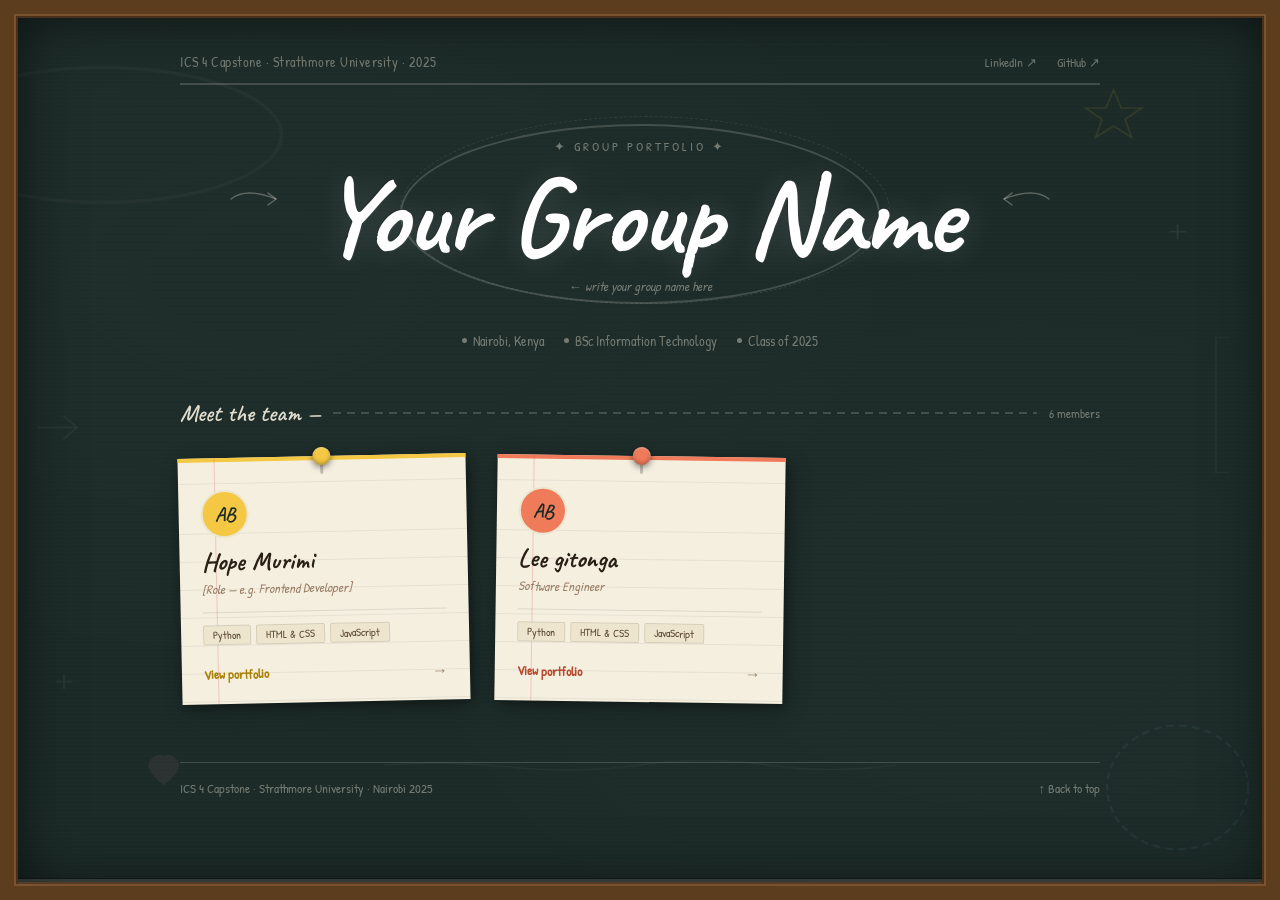
<file: index.html>
<!DOCTYPE html>
<html lang="en">
<head>
  <meta charset="UTF-8">
  <meta name="viewport" content="width=device-width, initial-scale=1.0">
  <title>ICS 4 Capstone 2025 — Group Portfolio</title>
  <link rel="preconnect" href="https://fonts.googleapis.com">
  <link rel="preconnect" href="https://fonts.gstatic.com" crossorigin>
  <link href="https://fonts.googleapis.com/css2?family=Caveat:wght@400;500;600;700&family=Karla:ital,wght@0,300;0,400;0,500;0,600;1,300;1,400&family=Patrick+Hand&display=swap" rel="stylesheet">
  <style>
    *, *::before, *::after { box-sizing: border-box; margin: 0; padding: 0; }

    :root {
      --board:     #1C2B28;
      --board2:    #243330;
      --board3:    #2D3E3A;
      --chalk:     rgba(245,239,224,0.90);
      --chalk-dim: rgba(245,239,224,0.40);
      --chalk-faint: rgba(245,239,224,0.18);
      --card:      #F5EFE0;
      --card2:     #EDE5CE;
      --card-ink:  #2A1F14;
      --card-ink2: #5C4A35;
      --card-ink3: #9C8068;

      /* Chalk colours — one per member */
      --k1: #F4C842;   /* yellow chalk  */
      --k2: #F07B5A;   /* orange chalk  */
      --k3: #82D9B4;   /* mint chalk    */
      --k4: #8BBFE8;   /* blue chalk    */
      --k5: #D98BE0;   /* lavender chalk*/
      --k6: #F08BA8;   /* pink chalk    */
    }

    html { scroll-behavior: smooth; }

    body {
      font-family: 'Karla', system-ui, sans-serif;
      background: var(--board);
      color: var(--chalk);
      min-height: 100vh;
      -webkit-font-smoothing: antialiased;
      overflow-x: hidden;
      /* Chalkboard texture: subtle noise via repeating gradients */
      background-image:
        radial-gradient(ellipse at 20% 30%, rgba(255,255,255,0.015) 0%, transparent 50%),
        radial-gradient(ellipse at 80% 70%, rgba(255,255,255,0.010) 0%, transparent 50%),
        repeating-linear-gradient(
          0deg,
          transparent,
          transparent 3px,
          rgba(255,255,255,0.006) 3px,
          rgba(255,255,255,0.006) 4px
        );
    }

    /* ── CHALK SMUDGE LAYER (decorative bg marks) ───────────────────────────── */
    .smudges {
      position: fixed;
      inset: 0;
      pointer-events: none;
      z-index: 0;
      overflow: hidden;
    }

    /* ── BOARD FRAME ─────────────────────────────────────────────────────────── */
    /* Wooden frame effect — border + inner shadow */
    body::before {
      content: '';
      position: fixed;
      inset: 0;
      box-shadow:
        inset 0 0 0 14px #5C3D1E,
        inset 0 0 0 16px #7A5230,
        inset 0 0 0 18px #4A3018,
        inset 18px 18px 60px rgba(0,0,0,0.5),
        inset -18px -18px 60px rgba(0,0,0,0.35);
      pointer-events: none;
      z-index: 200;
    }

    /* ── CHALK TRAY LINE at bottom ───────────────────────────────────────────── */
    body::after {
      content: '';
      position: fixed;
      bottom: 18px; left: 18px; right: 18px;
      height: 3px;
      background: rgba(245,239,224,0.12);
      box-shadow: 0 2px 0 rgba(245,239,224,0.06), 0 -1px 0 rgba(0,0,0,0.3);
      z-index: 201;
    }

    /* ── MAIN WRAP ───────────────────────────────────────────────────────────── */
    .board-wrap {
      position: relative;
      z-index: 5;
      max-width: 1000px;
      margin: 0 auto;
      padding: 52px 40px 72px;
    }

    /* ── HEADER — chalked programme label ────────────────────────────────────── */
    .board-header {
      display: flex;
      align-items: center;
      justify-content: space-between;
      margin-bottom: 12px;
      padding-bottom: 12px;
      border-bottom: 2px solid var(--chalk-faint);
    }

    .prog-label {
      font-family: 'Patrick Hand', cursive;
      font-size: 14px;
      color: var(--chalk-dim);
      letter-spacing: 0.5px;
    }

    .header-links {
      display: flex;
      gap: 20px;
    }

    .header-link {
      font-family: 'Patrick Hand', cursive;
      font-size: 13px;
      color: var(--chalk-dim);
      text-decoration: none;
      position: relative;
    }

    /* Chalk underline on hover */
    .header-link::after {
      content: '';
      position: absolute;
      bottom: -2px; left: 0; right: 0;
      height: 1.5px;
      background: var(--chalk-dim);
      transform: scaleX(0);
      transition: transform 0.2s;
    }
    .header-link:hover { color: var(--chalk); }
    .header-link:hover::after { transform: scaleX(1); }

    /* ── GROUP NAME — centrepiece ─────────────────────────────────────────────── */
    .centrepiece {
      text-align: center;
      padding: 40px 20px 36px;
      position: relative;
    }

    /* Decorative chalk circle behind group name */
    .centrepiece::before {
      content: '';
      position: absolute;
      top: 50%; left: 50%;
      transform: translate(-50%, -50%);
      width: min(480px, 90%);
      height: 180px;
      border: 2px solid var(--chalk-faint);
      border-radius: 50%;
    }

    /* Second wobbly circle — slightly offset, hand-drawn feel */
    .centrepiece::after {
      content: '';
      position: absolute;
      top: 50%; left: 50%;
      transform: translate(-49%, -52%);
      width: min(490px, 92%);
      height: 188px;
      border: 1px dashed rgba(245,239,224,0.10);
      border-radius: 50%;
    }

    .centre-kicker {
      font-family: 'Patrick Hand', cursive;
      font-size: 13px;
      color: var(--chalk-dim);
      letter-spacing: 3px;
      text-transform: uppercase;
      margin-bottom: 6px;
      position: relative; z-index: 2;
    }

    .group-name {
      font-family: 'Caveat', cursive;
      font-size: clamp(56px, 11vw, 110px);
      font-weight: 700;
      color: #FFFFFF;
      line-height: 1.0;
      letter-spacing: -1px;
      position: relative; z-index: 2;
      /* Chalk texture: slight text-shadow layering */
      text-shadow:
        0 0 30px rgba(255,255,255,0.15),
        1px 1px 0 rgba(255,255,255,0.04),
        -1px -1px 0 rgba(0,0,0,0.2);
      margin-bottom: 6px;
    }

    .group-hint {
      font-family: 'Patrick Hand', cursive;
      font-size: 13px;
      color: var(--chalk-dim);
      font-style: italic;
      position: relative; z-index: 2;
    }

    /* ── CHALK DOODLE SVGs (decorative) ──────────────────────────────────────── */
    .doodle {
      position: absolute;
      pointer-events: none;
      z-index: 3;
    }

    /* ── META TAGS row ───────────────────────────────────────────────────────── */
    .meta-row {
      display: flex;
      align-items: center;
      justify-content: center;
      gap: 20px;
      margin: 0 0 48px;
      flex-wrap: wrap;
    }

    .meta-item {
      font-family: 'Patrick Hand', cursive;
      font-size: 14px;
      color: var(--chalk-dim);
      display: flex;
      align-items: center;
      gap: 6px;
    }

    .meta-dot {
      display: inline-block;
      width: 5px; height: 5px;
      border-radius: 50%;
      background: var(--chalk-dim);
      flex-shrink: 0;
    }

    /* ── SECTION LABEL ───────────────────────────────────────────────────────── */
    .section-label-row {
      display: flex;
      align-items: center;
      gap: 12px;
      margin-bottom: 28px;
    }

    .section-label {
      font-family: 'Caveat', cursive;
      font-size: 24px;
      font-weight: 600;
      color: var(--chalk);
      white-space: nowrap;
    }

    .section-rule {
      flex: 1;
      height: 1.5px;
      /* Dashed chalk line */
      background: repeating-linear-gradient(
        90deg,
        var(--chalk-faint) 0px,
        var(--chalk-faint) 8px,
        transparent 8px,
        transparent 14px
      );
    }

    .section-count {
      font-family: 'Patrick Hand', cursive;
      font-size: 13px;
      color: var(--chalk-dim);
    }

    /* ── CARDS GRID ──────────────────────────────────────────────────────────── */
    .cards-grid {
      display: grid;
      grid-template-columns: repeat(auto-fill, minmax(270px, 1fr));
      gap: 28px;
    }

    /* ── CARD — index card pinned to board ───────────────────────────────────── */
    .card {
      background: var(--card);
      position: relative;
      padding: 32px 22px 20px;
      text-decoration: none;
      display: flex;
      flex-direction: column;
      gap: 0;
      /* Slightly rotated — hand-pinned feel. Each card has a different rotation */
      box-shadow:
        2px 3px 12px rgba(0,0,0,0.35),
        4px 6px 24px rgba(0,0,0,0.20);
      transition: transform 0.2s ease, box-shadow 0.2s ease;
    }

    /* Alternating card rotations */
    .card:nth-child(1) { transform: rotate(-1.2deg); }
    .card:nth-child(2) { transform: rotate(0.8deg); }
    .card:nth-child(3) { transform: rotate(-0.5deg); }
    .card:nth-child(4) { transform: rotate(1.5deg); }
    .card:nth-child(5) { transform: rotate(-1.0deg); }
    .card:nth-child(6) { transform: rotate(0.6deg); }

    .card:hover {
      transform: rotate(0deg) translateY(-6px) scale(1.02);
      box-shadow:
        4px 8px 24px rgba(0,0,0,0.45),
        8px 16px 48px rgba(0,0,0,0.25);
      z-index: 10;
    }

    /* Thumbtack — pure CSS pin */
    .card::before {
      content: '';
      position: absolute;
      top: -9px;
      left: 50%;
      transform: translateX(-50%);
      width: 18px;
      height: 18px;
      border-radius: 50%;
      background: var(--pin-col, #F4C842);
      box-shadow:
        0 2px 6px rgba(0,0,0,0.5),
        inset 0 -2px 4px rgba(0,0,0,0.25),
        inset 0 1px 2px rgba(255,255,255,0.4);
      z-index: 5;
    }

    /* Pin shaft shadow */
    .card::after {
      content: '';
      position: absolute;
      top: 8px;
      left: 50%;
      transform: translateX(-50%);
      width: 3px;
      height: 10px;
      background: rgba(0,0,0,0.2);
      border-radius: 0 0 2px 2px;
      z-index: 4;
    }

    /* Coloured top stripe on each card */
    .card-stripe {
      position: absolute;
      top: 0; left: 0; right: 0;
      height: 4px;
      background: var(--pin-col, #F4C842);
    }

    /* Lined paper effect inside card */
    .card-lines {
      position: absolute;
      inset: 0;
      pointer-events: none;
      background: repeating-linear-gradient(
        to bottom,
        transparent,
        transparent 27px,
        rgba(0,0,0,0.06) 27px,
        rgba(0,0,0,0.06) 28px
      );
      background-position: 0 48px;
    }

    /* Red margin line */
    .card-margin {
      position: absolute;
      top: 0; bottom: 0;
      left: 36px;
      width: 1px;
      background: rgba(220,80,80,0.25);
    }

    /* Card content */
    .card-content { position: relative; z-index: 2; }

    /* Avatar + initials */
    .card-avatar {
      width: 48px;
      height: 48px;
      border-radius: 50%;
      background: var(--pin-col, #F4C842);
      display: flex;
      align-items: center;
      justify-content: center;
      font-family: 'Caveat', cursive;
      font-size: 20px;
      font-weight: 700;
      color: var(--board);
      margin-bottom: 10px;
      border: 2px solid var(--card2);
      overflow: hidden;
    }

    .card-avatar img {
      width: 100%; height: 100%;
      object-fit: cover;
      display: block;
    }

    .card-name {
      font-family: 'Caveat', cursive;
      font-size: 26px;
      font-weight: 700;
      color: var(--card-ink);
      line-height: 1.1;
      margin-bottom: 3px;
    }

    .card-role {
      font-family: 'Patrick Hand', cursive;
      font-size: 13px;
      color: var(--card-ink3);
      margin-bottom: 14px;
      font-style: italic;
    }

    .card-divider {
      width: 100%;
      height: 1px;
      background: rgba(0,0,0,0.1);
      margin-bottom: 12px;
    }

    .card-tags {
      display: flex;
      flex-wrap: wrap;
      gap: 5px;
      margin-bottom: 16px;
    }

    .card-tag {
      font-family: 'Patrick Hand', cursive;
      font-size: 11px;
      color: var(--card-ink2);
      background: var(--card2);
      border: 1px solid rgba(0,0,0,0.10);
      padding: 2px 9px;
      border-radius: 2px;
    }

    .card-cta {
      display: flex;
      align-items: center;
      justify-content: space-between;
      margin-top: auto;
      padding-top: 4px;
    }

    .card-cta-text {
      font-family: 'Patrick Hand', cursive;
      font-size: 13px;
      font-weight: 600;
      color: var(--pin-col, #F4C842);
      /* Override yellow on cream */
      filter: brightness(0.65) saturate(1.4);
    }

    .card-arrow {
      font-family: 'Karla', sans-serif;
      font-size: 16px;
      color: var(--card-ink3);
      transition: transform 0.15s;
    }

    .card:hover .card-arrow { transform: translateX(4px); }

    /* ── FOOTER ──────────────────────────────────────────────────────────────── */
    .board-footer {
      margin-top: 60px;
      padding-top: 16px;
      border-top: 1.5px solid var(--chalk-faint);
      display: flex;
      align-items: center;
      justify-content: space-between;
      flex-wrap: wrap;
      gap: 10px;
    }

    .footer-copy {
      font-family: 'Patrick Hand', cursive;
      font-size: 13px;
      color: var(--chalk-dim);
    }

    .footer-back {
      font-family: 'Patrick Hand', cursive;
      font-size: 13px;
      color: var(--chalk-dim);
      text-decoration: none;
    }

    .footer-back:hover { color: var(--chalk); }

    /* ── RESPONSIVE ──────────────────────────────────────────────────────────── */
    @media (max-width: 600px) {
      .board-wrap { padding: 40px 24px 60px; }
      .cards-grid { grid-template-columns: 1fr; gap: 36px; }
      .centrepiece::before, .centrepiece::after { display: none; }
    }

    @media (prefers-reduced-motion: reduce) {
      .card { transition: none; transform: none !important; }
      .card-arrow { transition: none; }
      .header-link::after { transition: none; }
    }
  </style>
</head>
<body>

<!-- Smudge layer -->
<div class="smudges" aria-hidden="true">
  <!-- Chalk smudges — large blurred SVG marks -->
  <svg width="100%" height="100%" viewBox="0 0 1000 800" preserveAspectRatio="none" opacity="0.4">
    <!-- Top-left chalk smudge -->
    <ellipse cx="80" cy="120" rx="140" ry="60" fill="none" stroke="rgba(245,239,224,0.08)" stroke-width="3"/>
    <!-- Star doodle top-right -->
    <path d="M870 80 L876 96 L892 96 L879 106 L884 122 L870 112 L856 122 L861 106 L848 96 L864 96 Z"
          fill="none" stroke="rgba(244,200,66,0.25)" stroke-width="1.5"/>
    <!-- Arrow doodle left side -->
    <path d="M30 380 L60 380 M50 370 L60 380 L50 390" stroke="rgba(245,239,224,0.15)" stroke-width="1.5" fill="none" stroke-linecap="round"/>
    <!-- Underline squiggle centre-bottom -->
    <path d="M300 680 Q350 676 400 682 Q450 688 500 680 Q550 672 600 680 Q650 688 700 680"
          stroke="rgba(245,239,224,0.10)" stroke-width="1.5" fill="none"/>
    <!-- Circle doodle bottom-right -->
    <circle cx="920" cy="700" r="55" fill="none" stroke="rgba(139,191,232,0.18)" stroke-width="2" stroke-dasharray="6 4"/>
    <!-- Plus marks -->
    <path d="M920 200 L920 212 M914 206 L926 206" stroke="rgba(245,239,224,0.18)" stroke-width="1.5" stroke-linecap="round"/>
    <path d="M50 600 L50 612 M44 606 L56 606" stroke="rgba(245,239,224,0.15)" stroke-width="1.5" stroke-linecap="round"/>
    <!-- Dotted line top -->
    <line x1="200" y1="40" x2="700" y2="40" stroke="rgba(245,239,224,0.07)" stroke-width="1" stroke-dasharray="4 6"/>
    <!-- Small hearts -->
    <path d="M140 680 C140 675 133 668 128 672 C123 668 116 675 116 680 C116 688 128 698 128 698 C128 698 140 688 140 680Z"
          fill="rgba(240,139,168,0.20)"/>
    <!-- Bracket doodle -->
    <path d="M960 300 L950 300 L950 420 L960 420" stroke="rgba(245,239,224,0.10)" stroke-width="1.5" fill="none" stroke-linecap="round"/>
  </svg>
</div>

<div class="board-wrap">

  <!-- Header -->
  <header class="board-header">
    <span class="prog-label">ICS 4 Capstone · Strathmore University · 2025</span>
    <nav class="header-links">
      <a href="[Your LinkedIn URL]" target="_blank" rel="noopener" class="header-link">LinkedIn ↗</a>
      <a href="https://github.com/[your-username]" target="_blank" rel="noopener" class="header-link">GitHub ↗</a>
    </nav>
  </header>

  <!-- Centrepiece group name -->
  <div class="centrepiece">

    <!-- Chalk doodle arrows flanking the name -->
    <svg class="doodle" style="left:5%;top:35%;width:60px;height:40px" viewBox="0 0 60 40" fill="none" aria-hidden="true">
      <path d="M5 20 Q20 8 50 20" stroke="rgba(245,239,224,0.3)" stroke-width="1.5" stroke-linecap="round"/>
      <path d="M42 14 L50 20 L42 26" stroke="rgba(245,239,224,0.3)" stroke-width="1.5" stroke-linecap="round" stroke-linejoin="round"/>
    </svg>
    <svg class="doodle" style="right:5%;top:35%;width:60px;height:40px" viewBox="0 0 60 40" fill="none" aria-hidden="true">
      <path d="M55 20 Q40 8 10 20" stroke="rgba(245,239,224,0.3)" stroke-width="1.5" stroke-linecap="round"/>
      <path d="M18 14 L10 20 L18 26" stroke="rgba(245,239,224,0.3)" stroke-width="1.5" stroke-linecap="round" stroke-linejoin="round"/>
    </svg>

    <p class="centre-kicker">✦ Group Portfolio ✦</p>

    <!--
      ╔════════════════════════════════════════════════════╗
      ║  Replace "Your Group Name" with your group name.  ║
      ║  Keep it short — 1 to 3 words works best.         ║
      ╚════════════════════════════════════════════════════╝
    -->
    <h1 class="group-name">Your Group Name</h1>
    <p class="group-hint">← write your group name here</p>
  </div>

  <!-- Meta info row -->
  <div class="meta-row">
    <span class="meta-item"><span class="meta-dot"></span> Nairobi, Kenya</span>
    <span class="meta-item"><span class="meta-dot"></span> BSc Information Technology</span>
    <span class="meta-item"><span class="meta-dot"></span> Class of 2025</span>
  </div>

  <!-- Section label -->
  <div class="section-label-row">
    <span class="section-label">Meet the team —</span>
    <div class="section-rule" aria-hidden="true"></div>
    <!--
      Update the number below to match how many members are in your group
    -->
    <span class="section-count">6 members</span>
  </div>

  <!-- Cards grid -->
  <!--
    ╔═══════════════════════════════════════════════════════════════════╗
    ║  HOW TO CUSTOMISE EACH CARD:                                     ║
    ║  1. Change --pin-col to any colour for the thumbtack + stripe    ║
    ║  2. Change the two-letter initials inside .card-avatar           ║
    ║  3. Replace [Member Name], [Role], and the tech tags             ║
    ║  4. Update href to that member's about-me.html file              ║
    ║  5. To add a real photo: put <img> inside .card-avatar           ║
    ╚═══════════════════════════════════════════════════════════════════╝
  -->
  <div class="cards-grid">

    <!-- Member 1 -->
    <a class="card" href="member-1/about-me.html" style="--pin-col: var(--k1)">
      <div class="card-stripe"></div>
      <div class="card-lines" aria-hidden="true"></div>
      <div class="card-margin" aria-hidden="true"></div>
      <div class="card-content">
        <div class="card-avatar">AB</div>
        <p class="card-name">Hope Murimi</p>
        <p class="card-role">[Role — e.g. Frontend Developer]</p>
        <div class="card-divider"></div>
        <div class="card-tags">
          <span class="card-tag">Python</span>
          <span class="card-tag">HTML & CSS</span>
          <span class="card-tag">JavaScript</span>
        </div>
        <div class="card-cta">
          <span class="card-cta-text">View portfolio</span>
          <span class="card-arrow">→</span>
        </div>
      </div>
    </a>

    <!-- Member 2 -->
    <a class="card" href="member-2/about-me.html" style="--pin-col: var(--k2)">
      <div class="card-stripe"></div>
      <div class="card-lines" aria-hidden="true"></div>
      <div class="card-margin" aria-hidden="true"></div>
      <div class="card-content">
        <div class="card-avatar">AB</div>
        <p class="card-name">Lee gitonga</p>
        <p class="card-role">Software Engineer</p>
        <div class="card-divider"></div>
        <div class="card-tags">
          <span class="card-tag">Python</span>
          <span class="card-tag">HTML & CSS</span>
          <span class="card-tag">JavaScript</span>
        </div>
        <div class="card-cta">
          <span class="card-cta-text">View portfolio</span>
          <span class="card-arrow">→</span>
        </div>
      </div>
    </a>
    
  </div><!-- /cards-grid -->

  <!-- Footer -->
  <footer class="board-footer">
    <span class="footer-copy">ICS 4 Capstone · Strathmore University · Nairobi 2025</span>
    <a href="#" class="footer-back">↑ Back to top</a>
  </footer>

</div><!-- /board-wrap -->

</body>
</html>
</file>
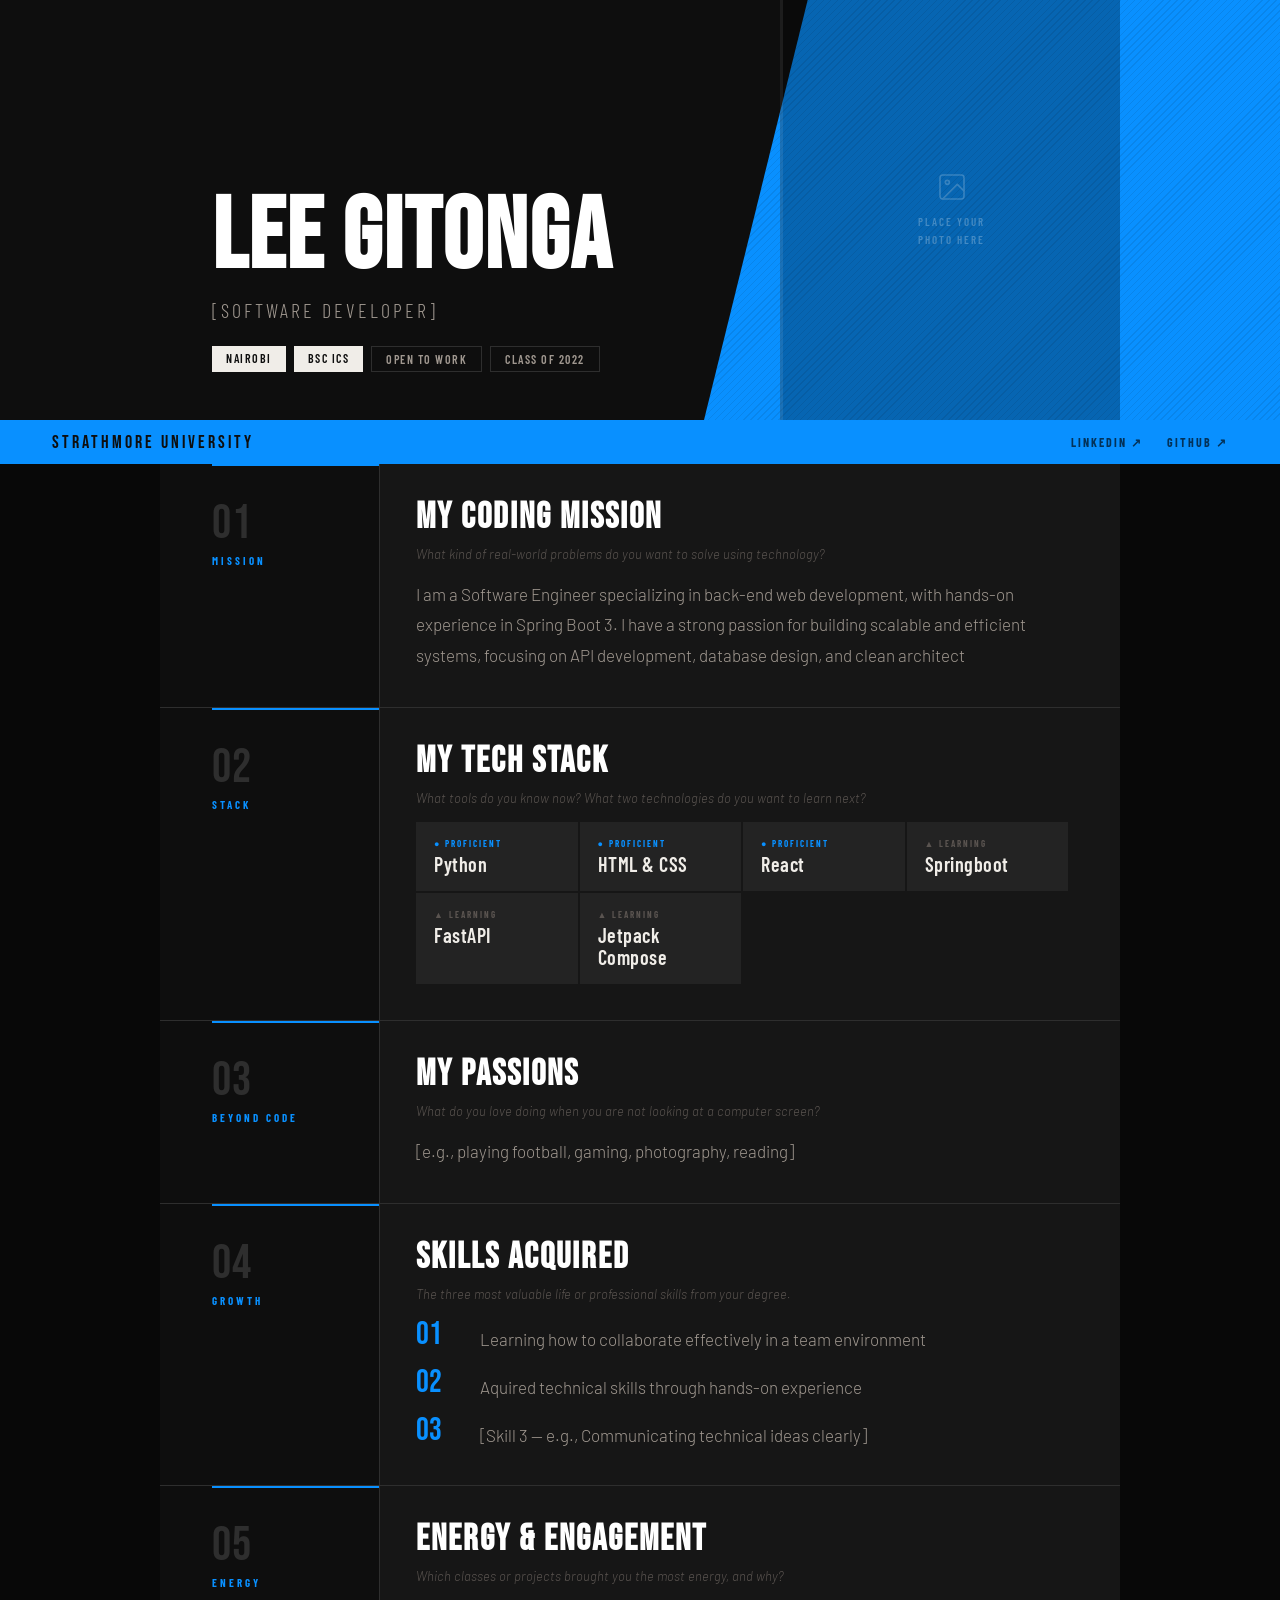
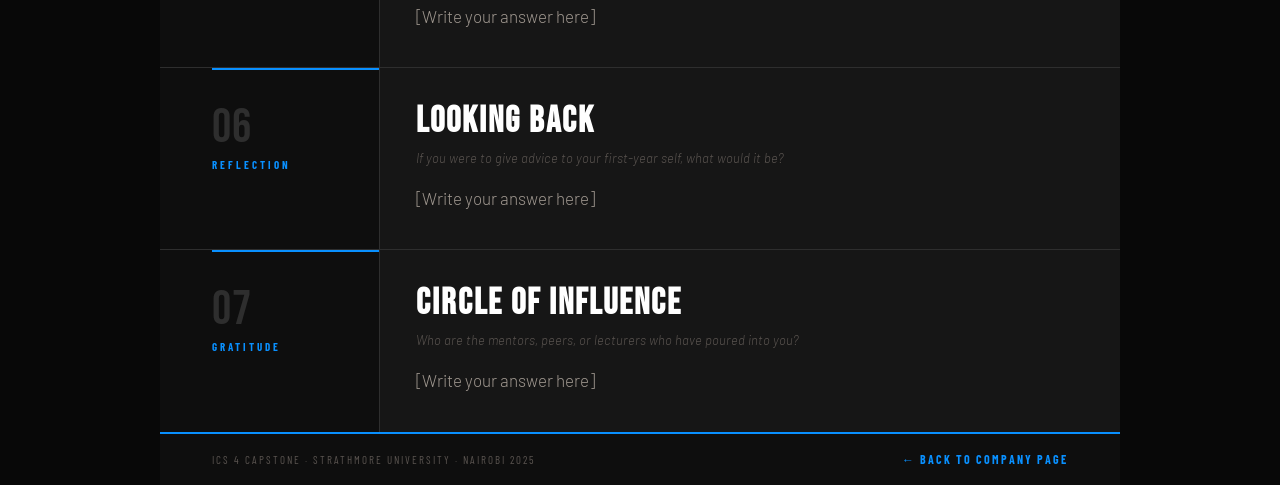
<file: about-me-lee/about-me-lee.html>
<!DOCTYPE html>
<html lang="en">
<head>
  <meta charset="UTF-8">
  <meta name="viewport" content="width=device-width, initial-scale=1.0">
  <title>About Me — [Your Name]</title>
  <link rel="preconnect" href="https://fonts.googleapis.com">
  <link rel="preconnect" href="https://fonts.gstatic.com" crossorigin>
  <link href="https://fonts.googleapis.com/css2?family=Bebas+Neue&family=Barlow+Condensed:ital,wght@0,300;0,400;0,600;0,700;1,300;1,400&family=Barlow:wght@300;400;500&display=swap" rel="stylesheet">
  <link rel="stylesheet" href="about-me-lee.css">
</head>
<body>

  <!-- ── HERO ──────────────────────────────────────────────────────────────── -->
  <header class="hero">
    <div class="hero-slash" aria-hidden="true"></div>
    <div class="hero-inner">

      <div class="hero-identity">
        <h1 class="hero-name">Lee Gitonga</h1>
        <p class="hero-role">[Software Developer]</p>
        <div class="hero-tags">
          <span class="hero-tag">Nairobi</span>
          <span class="hero-tag">BSc ICS</span>
          <span class="hero-tag outline">Open to work</span>
          <span class="hero-tag outline">Class of 2022</span>
        </div>
      </div>

      <div class="hero-photo-panel">
        <div class="hero-photo-box" role="img" aria-label="Profile photo — replace with your own">
          <!--
            TO ADD YOUR PHOTO:
            Delete upload-icon and upload-hint below, replace with:
            <img src="images/your-photo.jpg" alt="Photo of [Your Name]">
          -->
          <svg class="upload-icon" width="32" height="32" viewBox="0 0 24 24" fill="none" stroke="white" stroke-width="1.2" stroke-linecap="round" stroke-linejoin="round"><rect x="3" y="3" width="18" height="18" rx="2"/><circle cx="8.5" cy="8.5" r="1.5"/><polyline points="21 15 16 10 5 21"/></svg>
          <span class="upload-hint">place your<br>photo here</span>
        </div>
      </div>

    </div>
  </header>

  <!-- ── NAV STRIP ─────────────────────────────────────────────────────────── -->
  <nav class="nav-strip">
    <span class="nav-programme">Strathmore University</span>
    <div class="nav-links">
      <a href="https://www.linkedin.com/in/lee-gitonga-3a5921242/" target="_blank" rel="noopener" class="nav-link">LinkedIn ↗</a>
      <a href="https://github.com/Calmcat1" target="_blank" rel="noopener" class="nav-link">GitHub ↗</a>
    </div>
  </nav>

  <!-- ── SECTIONS ──────────────────────────────────────────────────────────── -->
  <main class="body-wrap">

    <!-- Mission -->
    <div class="section">
      <div class="sec-left">
        <span class="sec-num">01</span>
        <span class="sec-label">Mission</span>
      </div>
      <div class="sec-right">
        <h2 class="sec-heading">My Coding Mission</h2>
        <p class="sec-prompt">What kind of real-world problems do you want to solve using technology?</p>
        <p class="sec-answer">I am a Software Engineer specializing in back-end web development, with hands-on experience in Spring Boot 3. I have a strong passion for building scalable and efficient systems, focusing on API development, database design, and clean architect</p>
      </div>
    </div>

    <!-- Tech Stack -->
    <div class="section">
      <div class="sec-left">
        <span class="sec-num">02</span>
        <span class="sec-label">Stack</span>
      </div>
      <div class="sec-right">
        <h2 class="sec-heading">My Tech Stack</h2>
        <p class="sec-prompt">What tools do you know now? What two technologies do you want to learn next?</p>
        <div class="stat-grid">
          <!-- Replace placeholders with YOUR actual tools -->
          <div class="stat-card">
            <span class="stat-status known">● Proficient</span>
            <span class="stat-name">Python</span>
          </div>
          <div class="stat-card">
            <span class="stat-status known">● Proficient</span>
            <span class="stat-name">HTML &amp; CSS</span>
          </div>
          <div class="stat-card">
            <span class="stat-status known">● Proficient</span>
            <span class="stat-name">React</span>
          </div>
          <div class="stat-card">
            <span class="stat-status learning">▲ Learning</span>
            <span class="stat-name">Springboot</span>
          </div>
          <div class="stat-card">
            <span class="stat-status learning">▲ Learning</span>
            <span class="stat-name">FastAPI</span>
          </div>
          <div class="stat-card">
            <span class="stat-status learning">▲ Learning</span>
            <span class="stat-name">Jetpack Compose</span>
          </div>
        </div>
      </div>
    </div>

    <!-- Passions -->
    <div class="section">
      <div class="sec-left">
        <span class="sec-num">03</span>
        <span class="sec-label">Beyond Code</span>
      </div>
      <div class="sec-right">
        <h2 class="sec-heading">My Passions</h2>
        <p class="sec-prompt">What do you love doing when you are not looking at a computer screen?</p>
        <p class="sec-answer">[e.g., playing football, gaming, photography, reading]</p>
      </div>
    </div>

    <!-- Skills -->
    <div class="section">
      <div class="sec-left">
        <span class="sec-num">04</span>
        <span class="sec-label">Growth</span>
      </div>
      <div class="sec-right">
        <h2 class="sec-heading">Skills Acquired</h2>
        <p class="sec-prompt">The three most valuable life or professional skills from your degree.</p>
        <ul class="skills-list">
          <li class="skill-item">
            <span class="skill-num">01</span>
            <span class="skill-text">Learning how to collaborate effectively in a team environment</span>
          </li>
          <li class="skill-item">
            <span class="skill-num">02</span>
            <span class="skill-text">Aquired technical skills through hands-on experience</span>
          </li>
          <li class="skill-item">
            <span class="skill-num">03</span>
            <span class="skill-text">[Skill 3 — e.g., Communicating technical ideas clearly]</span>
          </li>
        </ul>
      </div>
    </div>

    <!-- Energy -->
    <div class="section">
      <div class="sec-left">
        <span class="sec-num">05</span>
        <span class="sec-label">Energy</span>
      </div>
      <div class="sec-right">
        <h2 class="sec-heading">Energy &amp; Engagement</h2>
        <p class="sec-prompt">Which classes or projects brought you the most energy, and why?</p>
        <p class="sec-answer">[Write your answer here]</p>
      </div>
    </div>

    <!-- Looking Back -->
    <div class="section">
      <div class="sec-left">
        <span class="sec-num">06</span>
        <span class="sec-label">Reflection</span>
      </div>
      <div class="sec-right">
        <h2 class="sec-heading">Looking Back</h2>
        <p class="sec-prompt">If you were to give advice to your first-year self, what would it be?</p>
        <p class="sec-answer">[Write your answer here]</p>
      </div>
    </div>

    <!-- Circle of Influence -->
    <div class="section">
      <div class="sec-left">
        <span class="sec-num">07</span>
        <span class="sec-label">Gratitude</span>
      </div>
      <div class="sec-right">
        <h2 class="sec-heading">Circle of Influence</h2>
        <p class="sec-prompt">Who are the mentors, peers, or lecturers who have poured into you?</p>
        <p class="sec-answer">[Write your answer here]</p>
      </div>
    </div>

  </main>

  <footer class="footer">
    <span class="footer-copy">ICS 4 Capstone · Strathmore University · Nairobi 2025</span>
    <a href="index.html" class="footer-back">← Back to company page</a>
  </footer>

</body>
</html>
</file>
<file: about-me-lee/about-me-lee.css>
*, *::before, *::after { box-sizing: border-box; margin: 0; padding: 0; }
    :root {
      --black:   #0E0E0E;
      --dark:    #161616;
      --mid:     #232323;
      --edge:    #2E2E2E;
      --lapizblue:  #0990ff;
      --orange2: #FF7033;
      --fg:      #F0EDE8;
      --fg2:     #A09890;
      --fg3:     #5A5450;
      --white:   #FFFFFF;
    }
    html { scroll-behavior: smooth; }
    body {
      font-family: 'Barlow', system-ui, sans-serif;
      background: #080808;
      color: var(--fg);
      min-height: 100vh;
      -webkit-font-smoothing: antialiased;
    }

    /* ── HERO — full-bleed dark panel ──────────────────────────────────────── */
    .hero {
      background: var(--black);
      position: relative;
      overflow: hidden;
      padding: 0;
    }

    /* Diagonal lapizblue slash — the signature element */
    .hero-slash {
      position: absolute;
      top: 0; right: 0;
      width: 45%;
      height: 100%;
      background: var(--lapizblue);
      clip-path: polygon(18% 0%, 100% 0%, 100% 100%, 0% 100%);
      z-index: 0;
    }

    /* Noise texture on slash */
    .hero-slash::after {
      content: '';
      position: absolute;
      inset: 0;
      background: repeating-linear-gradient(
        -45deg,
        transparent,
        transparent 4px,
        rgba(0,0,0,0.08) 4px,
        rgba(0,0,0,0.08) 5px
      );
    }

    .hero-inner {
      position: relative; z-index: 2;
      display: grid;
      grid-template-columns: 1fr 340px;
      align-items: stretch;
      max-width: 960px;
      margin: 0 auto;
      min-height: 420px;
    }

    /* Left: identity */
    .hero-identity {
      padding: 56px 48px 48px 52px;
      display: flex;
      flex-direction: column;
      justify-content: flex-end;
      gap: 0;
    }

    .hero-number {
      font-family: 'Bebas Neue', sans-serif;
      font-size: 13px;
      letter-spacing: 5px;
      color: var(--lapizblue);
      margin-bottom: 4px;
    }

    .hero-name {
      font-family: 'Bebas Neue', sans-serif;
      font-size: clamp(60px, 9vw, 100px);
      color: var(--white);
      line-height: 0.88;
      letter-spacing: 2px;
      margin-bottom: 16px;
    }

    .hero-role {
      font-family: 'Barlow Condensed', sans-serif;
      font-size: 20px;
      font-weight: 300;
      letter-spacing: 3px;
      text-transform: uppercase;
      color: var(--fg2);
      margin-bottom: 24px;
    }

    .hero-tags { display: flex; flex-wrap: wrap; gap: 8px; }

    .hero-tag {
      font-family: 'Barlow Condensed', sans-serif;
      font-size: 12px;
      font-weight: 600;
      letter-spacing: 1.5px;
      text-transform: uppercase;
      color: var(--black);
      background: var(--fg);
      padding: 5px 14px;
    }

    .hero-tag.outline {
      background: transparent;
      color: var(--fg2);
      border: 1px solid var(--edge);
    }

    /* Right: photo panel */
    .hero-photo-panel {
      position: relative;
      display: flex;
      align-items: flex-end;
      justify-content: center;
      padding-bottom: 0;
    }

    .hero-photo-box {
      width: 100%;
      height: 100%;
      background: rgba(0,0,0,0.3);
      display: flex;
      flex-direction: column;
      align-items: center;
      justify-content: center;
      gap: 10px;
      cursor: pointer;
      border-left: 3px solid rgba(255,255,255,0.08);
      min-height: 300px;
      overflow: hidden;
    }

    .hero-photo-box img {
      width: 100%;
      height: 100%;
      object-fit: cover;
      display: block;
    }

    .upload-icon { opacity: 0.2; }

    .upload-hint {
      font-family: 'Barlow Condensed', sans-serif;
      font-size: 11px;
      font-weight: 600;
      letter-spacing: 2px;
      text-transform: uppercase;
      color: rgba(255,255,255,0.25);
      text-align: center;
      line-height: 1.6;
    }

    /* ── NAV STRIP ──────────────────────────────────────────────────────────── */
    .nav-strip {
      background: var(--lapizblue);
      display: flex;
      align-items: center;
      justify-content: space-between;
      padding: 0 52px;
      height: 44px;
    }

    .nav-programme {
      font-family: 'Bebas Neue', sans-serif;
      font-size: 18px;
      letter-spacing: 3px;
      color: var(--black);
    }

    .nav-links { display: flex; gap: 24px; align-items: center; }

    .nav-link {
      font-family: 'Barlow Condensed', sans-serif;
      font-size: 12px;
      font-weight: 700;
      letter-spacing: 2px;
      text-transform: uppercase;
      color: rgba(0,0,0,0.65);
      text-decoration: none;
    }

    .nav-link:hover { color: var(--black); }

    /* ── BODY ───────────────────────────────────────────────────────────────── */
    .body-wrap {
      max-width: 960px;
      margin: 0 auto;
      background: var(--dark);
    }

    /* ── SECTION ────────────────────────────────────────────────────────────── */
    .section {
      display: grid;
      grid-template-columns: 220px 1fr;
      border-bottom: 1px solid var(--edge);
    }

    .section:last-child { border-bottom: none; }

    /* Left col: number + label */
    .sec-left {
      background: var(--black);
      padding: 36px 28px 36px 52px;
      display: flex;
      flex-direction: column;
      justify-content: flex-start;
      gap: 6px;
      border-right: 1px solid var(--edge);
      position: relative;
    }

    /* Orange top accent bar on each section */
    .sec-left::before {
      content: '';
      position: absolute;
      top: 0; left: 52px; right: 0;
      height: 2px;
      background: var(--lapizblue);
    }

    .sec-num {
      font-family: 'Bebas Neue', sans-serif;
      font-size: 48px;
      color: var(--edge);
      line-height: 1;
      letter-spacing: 1px;
    }

    .sec-label {
      font-family: 'Barlow Condensed', sans-serif;
      font-size: 11px;
      font-weight: 700;
      letter-spacing: 3px;
      text-transform: uppercase;
      color: var(--lapizblue);
    }

    /* Right col: content */
    .sec-right {
      padding: 36px 52px 36px 36px;
    }

    .sec-heading {
      font-family: 'Bebas Neue', sans-serif;
      font-size: 36px;
      color: var(--white);
      letter-spacing: 2px;
      margin-bottom: 8px;
      line-height: 1;
    }

    .sec-prompt {
      font-size: 13px;
      font-weight: 300;
      color: var(--fg3);
      font-style: italic;
      margin-bottom: 14px;
      line-height: 1.6;
    }

    .sec-answer {
      font-size: 17px;
      font-weight: 300;
      color: var(--fg2);
      line-height: 1.8;
    }

    /* ── TECH STACK — stat cards ────────────────────────────────────────────── */
    .stat-grid {
      display: grid;
      grid-template-columns: repeat(auto-fill, minmax(160px, 1fr));
      gap: 2px;
    }

    .stat-card {
      background: var(--mid);
      padding: 16px 18px;
      display: flex;
      flex-direction: column;
      gap: 4px;
    }

    .stat-status {
      font-family: 'Barlow Condensed', sans-serif;
      font-size: 9px;
      font-weight: 700;
      letter-spacing: 2px;
      text-transform: uppercase;
    }

    .stat-status.known { color: var(--lapizblue); }
    .stat-status.learning { color: var(--fg3); }

    .stat-name {
      font-family: 'Barlow Condensed', sans-serif;
      font-size: 20px;
      font-weight: 600;
      letter-spacing: 0.5px;
      color: var(--fg);
      line-height: 1.1;
    }

    .stat-name.placeholder {
      color: var(--fg3);
      font-style: italic;
      font-size: 16px;
    }

    /* ── SKILLS — numbered list ─────────────────────────────────────────────── */
    .skills-list {
      list-style: none;
      display: flex;
      flex-direction: column;
      gap: 14px;
    }

    .skill-item {
      display: grid;
      grid-template-columns: 48px 1fr;
      gap: 16px;
      align-items: start;
    }

    .skill-num {
      font-family: 'Bebas Neue', sans-serif;
      font-size: 32px;
      color: var(--lapizblue);
      line-height: 1;
    }

    .skill-text {
      font-size: 17px;
      font-weight: 300;
      color: var(--fg2);
      line-height: 1.65;
      padding-top: 6px;
    }

    /* ── FOOTER ─────────────────────────────────────────────────────────────── */
    .footer {
      background: var(--black);
      padding: 18px 52px;
      display: flex;
      align-items: center;
      justify-content: space-between;
      flex-wrap: wrap;
      gap: 10px;
      border-top: 2px solid var(--lapizblue);
      max-width: 960px;
      margin: 0 auto;
    }

    .footer-copy {
      font-family: 'Barlow Condensed', sans-serif;
      font-size: 11px;
      font-weight: 400;
      letter-spacing: 2px;
      text-transform: uppercase;
      color: var(--fg3);
    }

    .footer-back {
      font-family: 'Barlow Condensed', sans-serif;
      font-size: 12px;
      font-weight: 700;
      letter-spacing: 2px;
      text-transform: uppercase;
      color: var(--lapizblue);
      text-decoration: none;
    }

    .footer-back:hover { color: var(--white); }

    @media (max-width: 680px) {
      .hero-inner { grid-template-columns: 1fr; }
      .hero-slash { width: 100%; clip-path: none; height: 4px; top: auto; bottom: 0; }
      .hero-photo-panel { display: none; }
      .hero-identity { padding: 40px 24px 36px; }
      .nav-strip { padding: 0 24px; }
      .section { grid-template-columns: 1fr; }
      .sec-left { padding: 20px 24px 12px; flex-direction: row; align-items: center; gap: 12px; }
      .sec-left::before { left: 24px; }
      .sec-num { font-size: 32px; }
      .sec-right { padding: 20px 24px 28px; }
      .footer { padding: 16px 24px; }
    }

    @media (prefers-reduced-motion: reduce) { * { transition: none !important; } }
</file>
